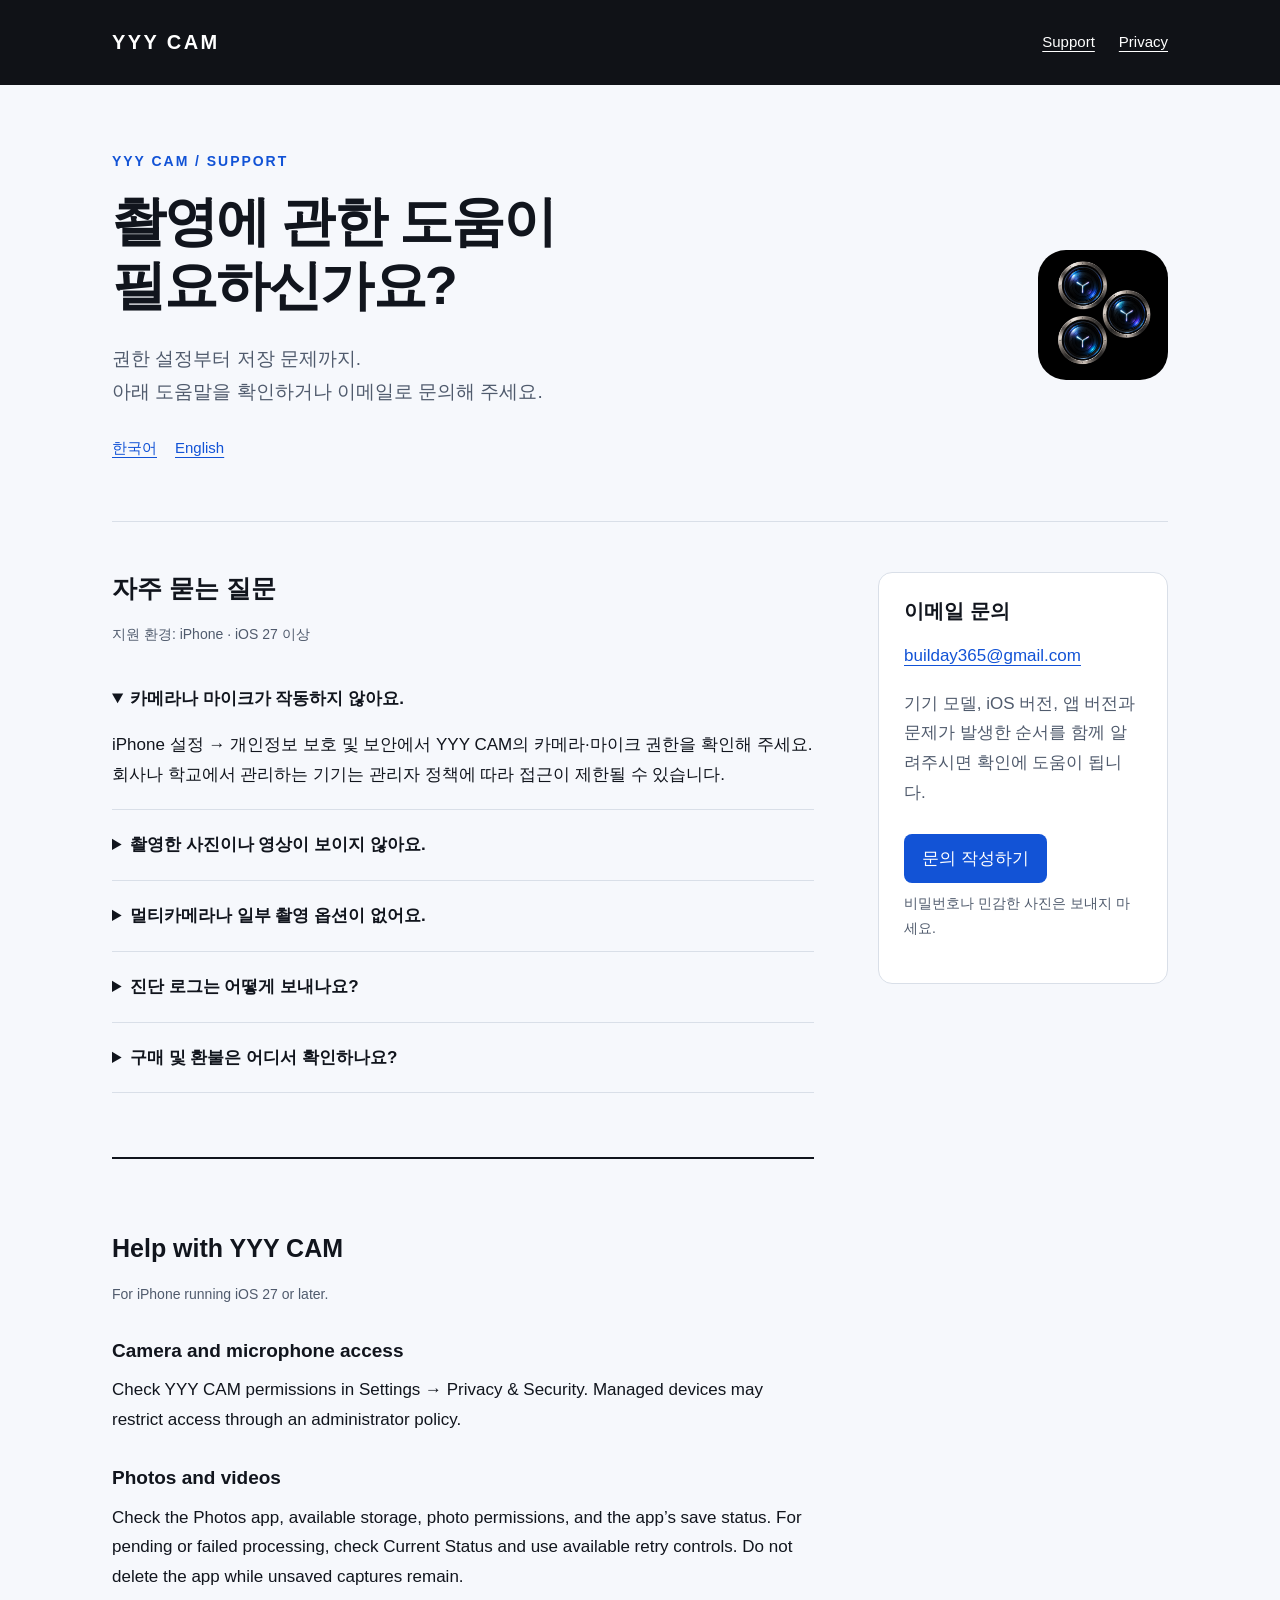
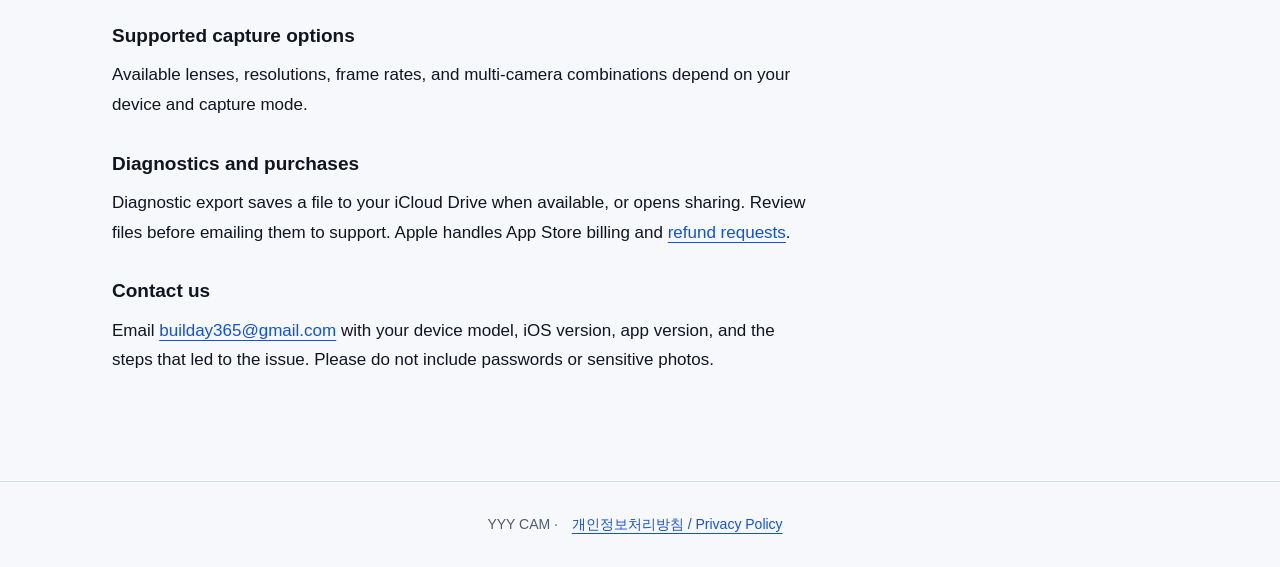
<file: index.html>
<!doctype html><html lang="ko"><head><meta charset="utf-8"><meta name="viewport" content="width=device-width,initial-scale=1"><title>YYY CAM — 고객지원 / Support</title><meta name="description" content="YYY CAM 고객지원, 촬영 및 권한 안내, 문의 연락처. YYY CAM support and contact information."><link rel="stylesheet" href="./style.css"><link rel="icon" href="./icon.png?v=reflection" type="image/png"></head><body><header><nav aria-label="주 메뉴"><a class="brand" href="./">YYY CAM</a><div class="links"><a href="./" aria-current="page">Support</a><a href="./privacy/">Privacy</a></div></nav></header><main><div class="intro"><div><div class="eyebrow">YYY CAM / SUPPORT</div><h1>촬영에 관한 도움이<br>필요하신가요?</h1><p class="lead">권한 설정부터 저장 문제까지.<br>아래 도움말을 확인하거나 이메일로 문의해 주세요.</p><div class="language"><a href="#ko">한국어</a><a href="#en" lang="en">English</a></div></div><img src="./icon.png?v=reflection" alt="YYY CAM 앱 아이콘" width="130" height="130"></div><div class="layout"><div><section id="ko"><h2>자주 묻는 질문</h2><p class="meta">지원 환경: iPhone · iOS 27 이상</p><details open><summary>카메라나 마이크가 작동하지 않아요.</summary><p>iPhone 설정 → 개인정보 보호 및 보안에서 YYY CAM의 카메라·마이크 권한을 확인해 주세요. 회사나 학교에서 관리하는 기기는 관리자 정책에 따라 접근이 제한될 수 있습니다.</p></details><details><summary>촬영한 사진이나 영상이 보이지 않아요.</summary><p>사진 앱의 최근 항목과 YYY CAM의 저장 상태를 확인해 주세요. 사진 접근 권한과 기기 저장 공간도 확인해 주세요. 처리 중이거나 저장에 실패한 항목이 있으면 앱의 Current Status에서 상태를 확인하고 제공되는 재시도를 사용해 주세요. 아직 저장되지 않은 항목이 있다면 앱을 삭제하지 마세요.</p></details><details><summary>멀티카메라나 일부 촬영 옵션이 없어요.</summary><p>렌즈 조합, 해상도, 프레임률 및 멀티카메라 기능은 기기와 선택한 촬영 모드에 따라 달라집니다. 앱에서 지원되는 조합을 선택해 주세요.</p></details><details><summary>진단 로그는 어떻게 보내나요?</summary><p>지원 담당자의 안내에 따라 앱의 진단 로그 내보내기를 사용할 수 있습니다. iCloud Drive를 사용할 수 있으면 사용자 계정의 iCloud Drive에 저장하며, 사용할 수 없으면 공유 화면이 표시됩니다. 보내기 전에 내용을 확인하고 필요한 파일만 이메일에 첨부해 주세요.</p></details><details><summary>구매 및 환불은 어디서 확인하나요?</summary><p>App Store 구매는 Apple이 처리합니다. 구매 내역 및 환불 요청은 <a href="https://reportaproblem.apple.com/">Apple 문제 신고</a>에서 확인하실 수 있습니다. 환불 가능 여부는 Apple이 결정합니다.</p></details></section><section id="en" class="english" lang="en"><h2>Help with YYY CAM</h2><p class="meta">For iPhone running iOS 27 or later.</p><h3>Camera and microphone access</h3><p>Check YYY CAM permissions in Settings → Privacy &amp; Security. Managed devices may restrict access through an administrator policy.</p><h3>Photos and videos</h3><p>Check the Photos app, available storage, photo permissions, and the app’s save status. For pending or failed processing, check Current Status and use available retry controls. Do not delete the app while unsaved captures remain.</p><h3>Supported capture options</h3><p>Available lenses, resolutions, frame rates, and multi-camera combinations depend on your device and capture mode.</p><h3>Diagnostics and purchases</h3><p>Diagnostic export saves a file to your iCloud Drive when available, or opens sharing. Review files before emailing them to support. Apple handles App Store billing and <a href="https://reportaproblem.apple.com/">refund requests</a>.</p><h3>Contact us</h3><p>Email <a href="mailto:builday365@gmail.com">builday365@gmail.com</a> with your device model, iOS version, app version, and the steps that led to the issue. Please do not include passwords or sensitive photos.</p></section></div><aside class="contact"><h2>이메일 문의</h2><p><a href="mailto:builday365@gmail.com">builday365@gmail.com</a></p><p class="muted">기기 모델, iOS 버전, 앱 버전과 문제가 발생한 순서를 함께 알려주시면 확인에 도움이 됩니다.</p><a class="button" href="mailto:builday365@gmail.com?subject=YYY%20CAM%20Support">문의 작성하기</a><p class="meta">비밀번호나 민감한 사진은 보내지 마세요.</p></aside></div></main><footer>YYY CAM · <a href="./privacy/">개인정보처리방침 / Privacy Policy</a></footer></body></html>
</file>
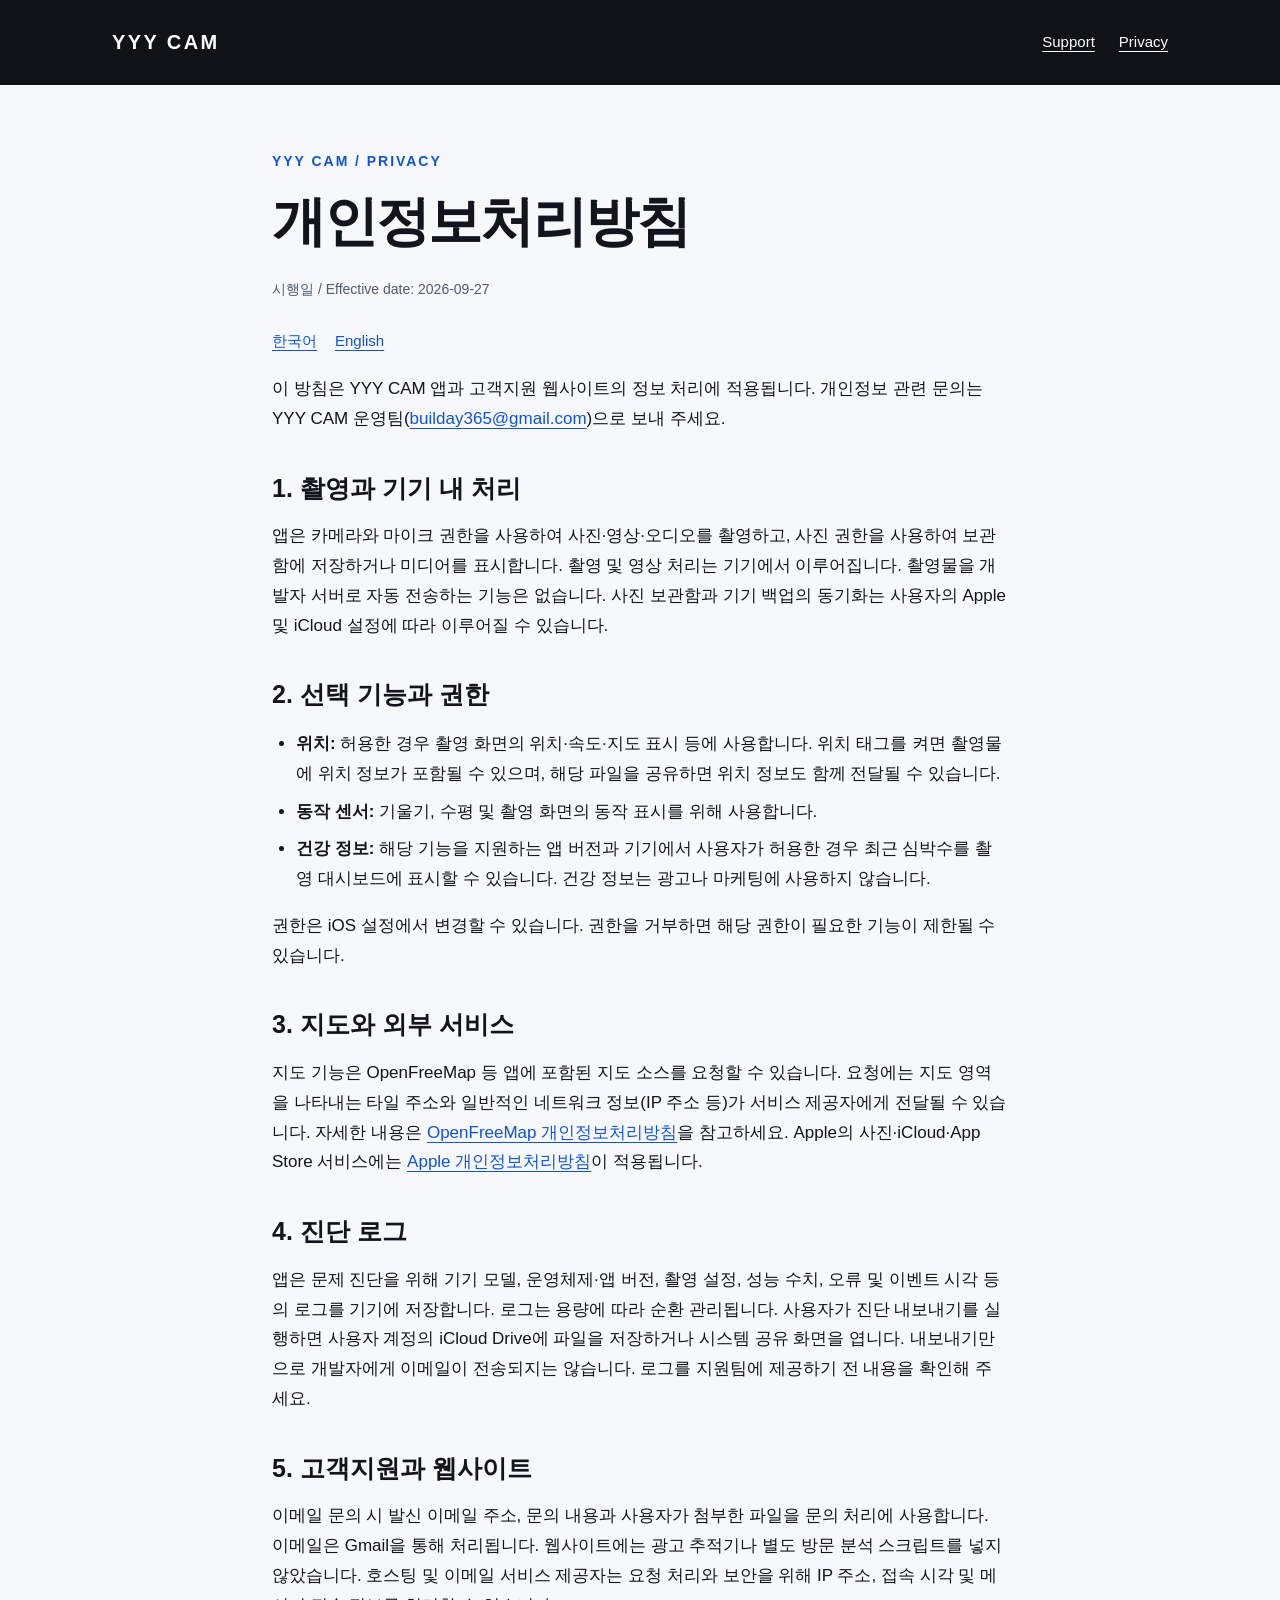
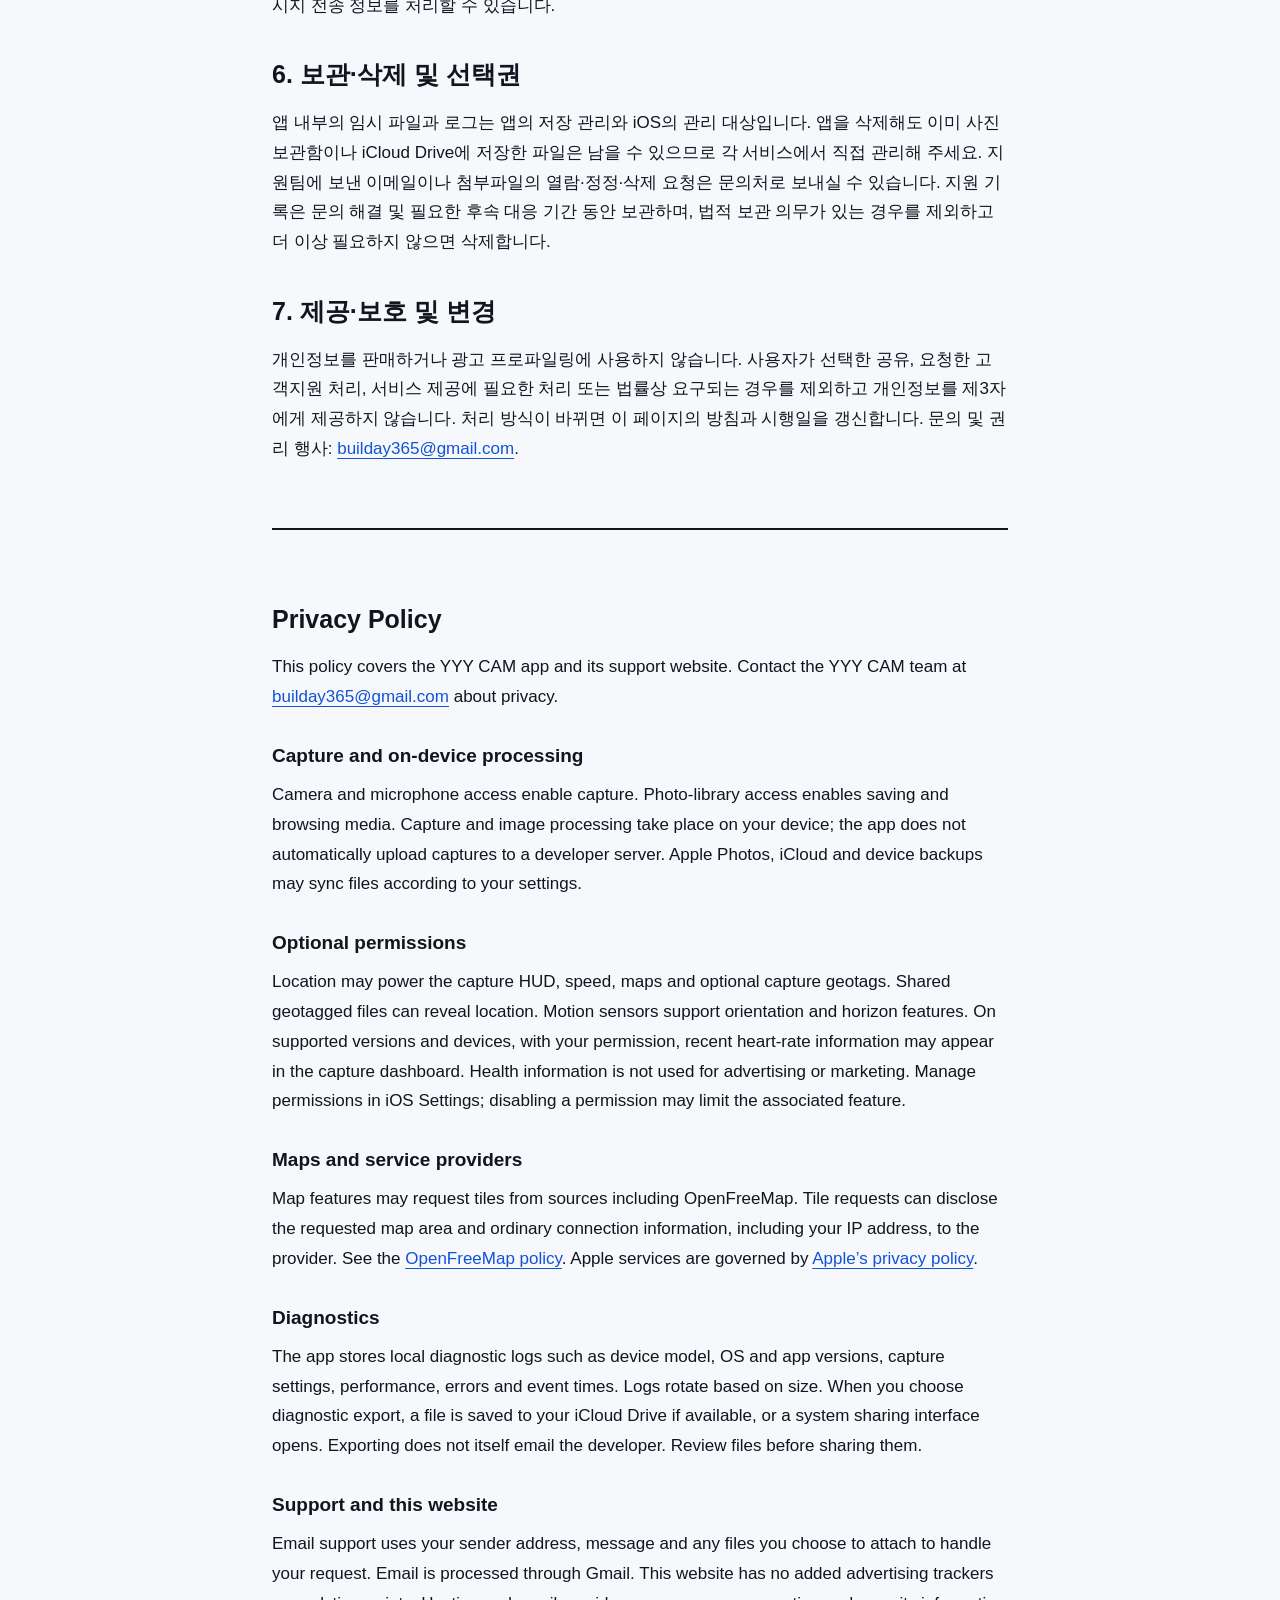
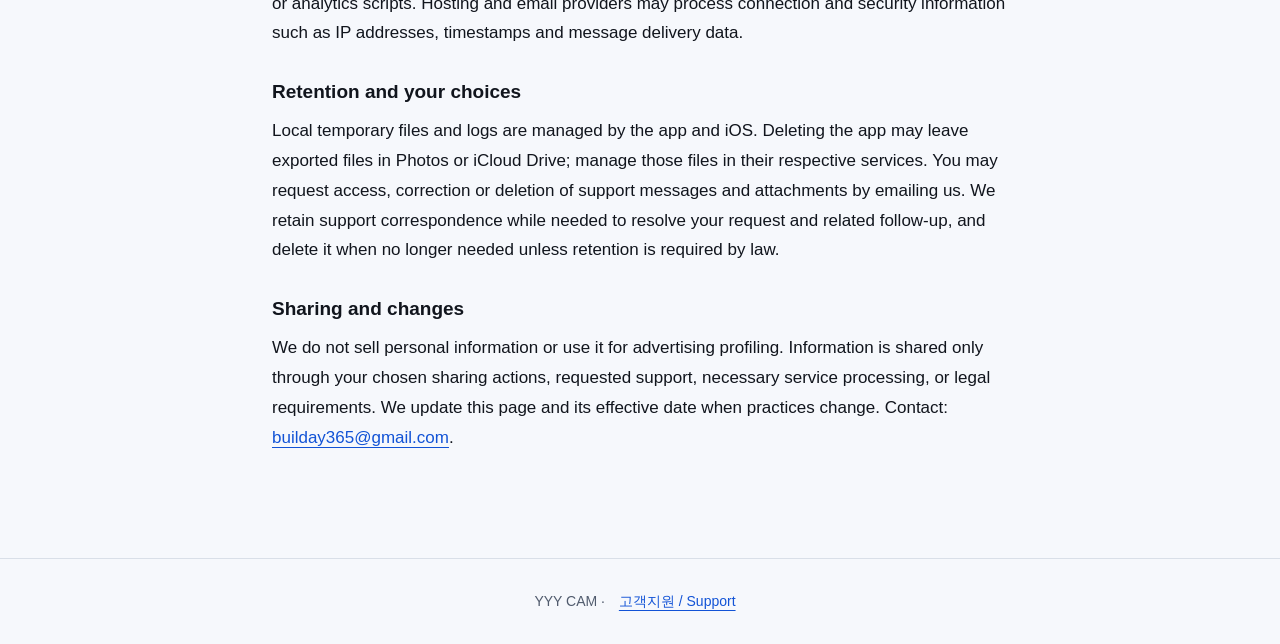
<file: privacy/index.html>
<!doctype html><html lang="ko"><head><meta charset="utf-8"><meta name="viewport" content="width=device-width,initial-scale=1"><title>YYY CAM — 개인정보처리방침 / Privacy Policy</title><meta name="description" content="YYY CAM의 카메라, 사진, 위치, 진단 로그 및 고객지원 데이터 처리 안내."><link rel="stylesheet" href="../style.css"><link rel="icon" href="../icon.png?v=reflection" type="image/png"></head><body><header><nav aria-label="주 메뉴"><a class="brand" href="../">YYY CAM</a><div class="links"><a href="../">Support</a><a href="../privacy/" aria-current="page">Privacy</a></div></nav></header><main class="policy"><div class="eyebrow">YYY CAM / PRIVACY</div><h1>개인정보처리방침</h1><p class="meta">시행일 / Effective date: 2026-09-27</p><div class="language"><a href="#ko">한국어</a><a href="#en" lang="en">English</a></div><section id="ko"><p>이 방침은 YYY CAM 앱과 고객지원 웹사이트의 정보 처리에 적용됩니다. 개인정보 관련 문의는 YYY CAM 운영팀(<a href="mailto:builday365@gmail.com">builday365@gmail.com</a>)으로 보내 주세요.</p><h2>1. 촬영과 기기 내 처리</h2><p>앱은 카메라와 마이크 권한을 사용하여 사진·영상·오디오를 촬영하고, 사진 권한을 사용하여 보관함에 저장하거나 미디어를 표시합니다. 촬영 및 영상 처리는 기기에서 이루어집니다. 촬영물을 개발자 서버로 자동 전송하는 기능은 없습니다. 사진 보관함과 기기 백업의 동기화는 사용자의 Apple 및 iCloud 설정에 따라 이루어질 수 있습니다.</p><h2>2. 선택 기능과 권한</h2><ul><li><strong>위치:</strong> 허용한 경우 촬영 화면의 위치·속도·지도 표시 등에 사용합니다. 위치 태그를 켜면 촬영물에 위치 정보가 포함될 수 있으며, 해당 파일을 공유하면 위치 정보도 함께 전달될 수 있습니다.</li><li><strong>동작 센서:</strong> 기울기, 수평 및 촬영 화면의 동작 표시를 위해 사용합니다.</li><li><strong>건강 정보:</strong> 해당 기능을 지원하는 앱 버전과 기기에서 사용자가 허용한 경우 최근 심박수를 촬영 대시보드에 표시할 수 있습니다. 건강 정보는 광고나 마케팅에 사용하지 않습니다.</li></ul><p>권한은 iOS 설정에서 변경할 수 있습니다. 권한을 거부하면 해당 권한이 필요한 기능이 제한될 수 있습니다.</p><h2>3. 지도와 외부 서비스</h2><p>지도 기능은 OpenFreeMap 등 앱에 포함된 지도 소스를 요청할 수 있습니다. 요청에는 지도 영역을 나타내는 타일 주소와 일반적인 네트워크 정보(IP 주소 등)가 서비스 제공자에게 전달될 수 있습니다. 자세한 내용은 <a href="https://openfreemap.org/privacy/">OpenFreeMap 개인정보처리방침</a>을 참고하세요. Apple의 사진·iCloud·App Store 서비스에는 <a href="https://www.apple.com/legal/privacy/">Apple 개인정보처리방침</a>이 적용됩니다.</p><h2>4. 진단 로그</h2><p>앱은 문제 진단을 위해 기기 모델, 운영체제·앱 버전, 촬영 설정, 성능 수치, 오류 및 이벤트 시각 등의 로그를 기기에 저장합니다. 로그는 용량에 따라 순환 관리됩니다. 사용자가 진단 내보내기를 실행하면 사용자 계정의 iCloud Drive에 파일을 저장하거나 시스템 공유 화면을 엽니다. 내보내기만으로 개발자에게 이메일이 전송되지는 않습니다. 로그를 지원팀에 제공하기 전 내용을 확인해 주세요.</p><h2>5. 고객지원과 웹사이트</h2><p>이메일 문의 시 발신 이메일 주소, 문의 내용과 사용자가 첨부한 파일을 문의 처리에 사용합니다. 이메일은 Gmail을 통해 처리됩니다. 웹사이트에는 광고 추적기나 별도 방문 분석 스크립트를 넣지 않았습니다. 호스팅 및 이메일 서비스 제공자는 요청 처리와 보안을 위해 IP 주소, 접속 시각 및 메시지 전송 정보를 처리할 수 있습니다.</p><h2>6. 보관·삭제 및 선택권</h2><p>앱 내부의 임시 파일과 로그는 앱의 저장 관리와 iOS의 관리 대상입니다. 앱을 삭제해도 이미 사진 보관함이나 iCloud Drive에 저장한 파일은 남을 수 있으므로 각 서비스에서 직접 관리해 주세요. 지원팀에 보낸 이메일이나 첨부파일의 열람·정정·삭제 요청은 문의처로 보내실 수 있습니다. 지원 기록은 문의 해결 및 필요한 후속 대응 기간 동안 보관하며, 법적 보관 의무가 있는 경우를 제외하고 더 이상 필요하지 않으면 삭제합니다.</p><h2>7. 제공·보호 및 변경</h2><p>개인정보를 판매하거나 광고 프로파일링에 사용하지 않습니다. 사용자가 선택한 공유, 요청한 고객지원 처리, 서비스 제공에 필요한 처리 또는 법률상 요구되는 경우를 제외하고 개인정보를 제3자에게 제공하지 않습니다. 처리 방식이 바뀌면 이 페이지의 방침과 시행일을 갱신합니다. 문의 및 권리 행사: <a href="mailto:builday365@gmail.com">builday365@gmail.com</a>.</p></section><section id="en" class="english" lang="en"><h2>Privacy Policy</h2><p>This policy covers the YYY CAM app and its support website. Contact the YYY CAM team at <a href="mailto:builday365@gmail.com">builday365@gmail.com</a> about privacy.</p><h3>Capture and on-device processing</h3><p>Camera and microphone access enable capture. Photo-library access enables saving and browsing media. Capture and image processing take place on your device; the app does not automatically upload captures to a developer server. Apple Photos, iCloud and device backups may sync files according to your settings.</p><h3>Optional permissions</h3><p>Location may power the capture HUD, speed, maps and optional capture geotags. Shared geotagged files can reveal location. Motion sensors support orientation and horizon features. On supported versions and devices, with your permission, recent heart-rate information may appear in the capture dashboard. Health information is not used for advertising or marketing. Manage permissions in iOS Settings; disabling a permission may limit the associated feature.</p><h3>Maps and service providers</h3><p>Map features may request tiles from sources including OpenFreeMap. Tile requests can disclose the requested map area and ordinary connection information, including your IP address, to the provider. See the <a href="https://openfreemap.org/privacy/">OpenFreeMap policy</a>. Apple services are governed by <a href="https://www.apple.com/legal/privacy/">Apple’s privacy policy</a>.</p><h3>Diagnostics</h3><p>The app stores local diagnostic logs such as device model, OS and app versions, capture settings, performance, errors and event times. Logs rotate based on size. When you choose diagnostic export, a file is saved to your iCloud Drive if available, or a system sharing interface opens. Exporting does not itself email the developer. Review files before sharing them.</p><h3>Support and this website</h3><p>Email support uses your sender address, message and any files you choose to attach to handle your request. Email is processed through Gmail. This website has no added advertising trackers or analytics scripts. Hosting and email providers may process connection and security information such as IP addresses, timestamps and message delivery data.</p><h3>Retention and your choices</h3><p>Local temporary files and logs are managed by the app and iOS. Deleting the app may leave exported files in Photos or iCloud Drive; manage those files in their respective services. You may request access, correction or deletion of support messages and attachments by emailing us. We retain support correspondence while needed to resolve your request and related follow-up, and delete it when no longer needed unless retention is required by law.</p><h3>Sharing and changes</h3><p>We do not sell personal information or use it for advertising profiling. Information is shared only through your chosen sharing actions, requested support, necessary service processing, or legal requirements. We update this page and its effective date when practices change. Contact: <a href="mailto:builday365@gmail.com">builday365@gmail.com</a>.</p></section></main><footer>YYY CAM · <a href="../">고객지원 / Support</a></footer></body></html>
</file>
<file: style.css>
:root{color-scheme:light;--ink:#11151d;--muted:#505b6d;--line:#d9dfe8;--blue:#1253d6}*{box-sizing:border-box}html{scroll-behavior:smooth}body{margin:0;background:#f6f8fc;color:var(--ink);font:17px/1.75 -apple-system,BlinkMacSystemFont,"Segoe UI",sans-serif}a{color:var(--blue);text-underline-offset:4px}a:hover{text-decoration-thickness:2px}a:focus-visible,summary:focus-visible{outline:3px solid #437df1;outline-offset:5px}header{background:#101217;color:#fff}nav{max-width:1120px;margin:auto;padding:25px 32px;display:flex;align-items:center;justify-content:space-between;gap:24px;flex-wrap:wrap}nav a{color:inherit}nav .brand{font-size:20px;letter-spacing:.12em;font-weight:750;text-decoration:none}nav .links{display:flex;gap:24px;font-size:15px}main{max-width:1120px;margin:auto;padding:64px 32px 88px}.intro{display:grid;grid-template-columns:1fr auto;gap:36px;align-items:center;padding-bottom:40px;border-bottom:1px solid var(--line)}.intro img{width:130px;border-radius:28px}.eyebrow{font-size:14px;letter-spacing:.14em;color:var(--blue);font-weight:700}h1{font-size:clamp(32px,5vw,54px);line-height:1.2;letter-spacing:-.035em;margin:15px 0 24px}h2{font-size:25px;line-height:1.35;margin:38px 0 16px}h3{font-size:19px;margin:27px 0 8px}p{margin:0 0 18px}p.lead{max-width:660px;color:var(--muted);font-size:19px}.layout{display:grid;grid-template-columns:minmax(0,1fr) 290px;gap:64px;padding-top:12px}.contact{align-self:start;margin-top:38px;padding:25px;background:#fff;border:1px solid var(--line);border-radius:14px}.contact h2{margin-top:0;font-size:20px}.contact a{overflow-wrap:anywhere}.button{display:inline-block;padding:10px 18px;border-radius:8px;background:var(--blue);color:white;text-decoration:none;margin:8px 0}.muted,.meta{color:var(--muted)}.meta{font-size:14px}details{border-bottom:1px solid var(--line);padding:20px 0}summary{font-weight:650;cursor:pointer}details p{margin:16px 0 0}.language{display:inline-flex;gap:18px;margin:8px 0 20px;font-size:15px}.policy{max-width:800px}.policy section{scroll-margin-top:24px}.english{margin-top:64px;padding-top:35px;border-top:2px solid var(--ink)}ul{padding-left:24px}li{margin-bottom:8px}footer{border-top:1px solid var(--line);padding:30px 32px;text-align:center;font-size:14px;color:var(--muted)}footer a{margin:0 10px}@media(max-width:760px){nav{padding:20px}.links{gap:15px!important}main{padding:38px 22px 60px}.layout{grid-template-columns:1fr;gap:4px}.intro{gap:20px}.intro img{width:80px;border-radius:18px}.lead{font-size:17px!important}.contact{margin-top:25px}h1{font-size:36px}}@media(prefers-reduced-motion:reduce){html{scroll-behavior:auto}}
</file>
